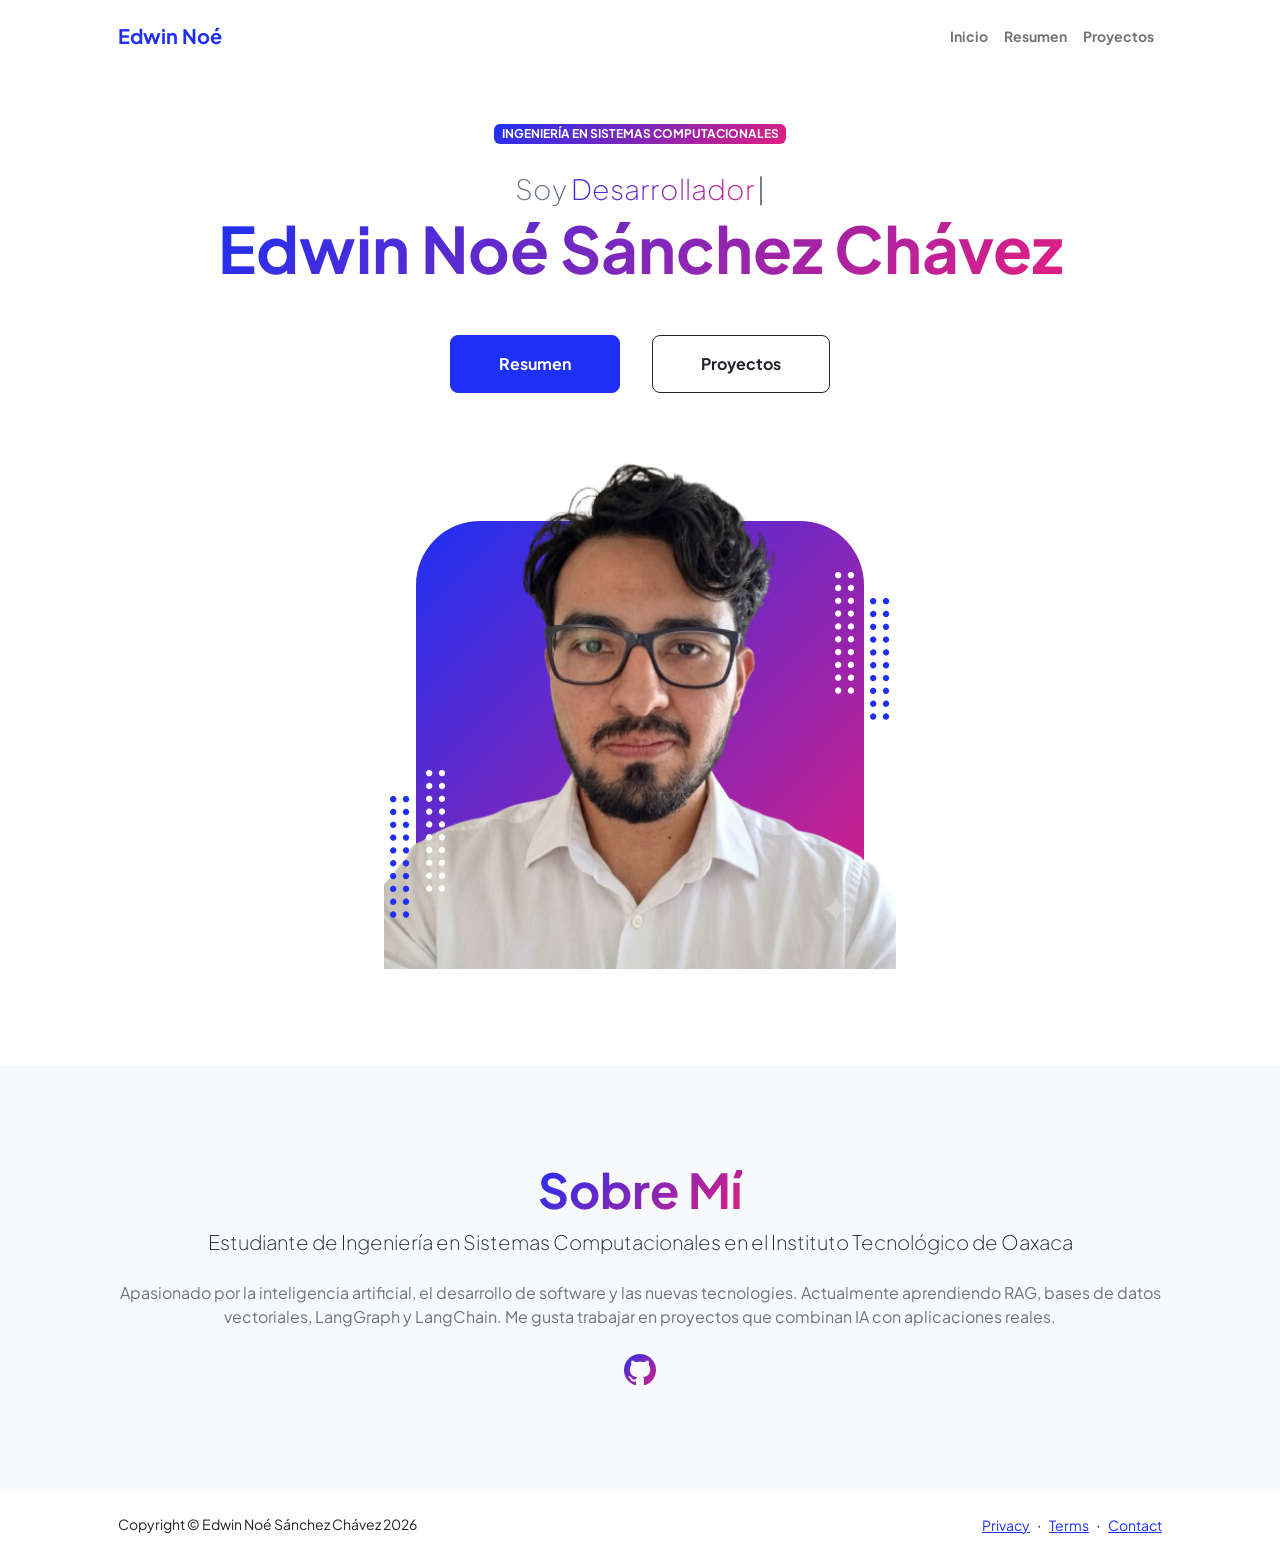
<file: index.html>
<!DOCTYPE html>
<html lang="en">
    <head>
        <meta charset="utf-8" />
        <meta name="viewport" content="width=device-width, initial-scale=1, shrink-to-fit=no" />
        <meta name="description" content="Portafolio personal de Edwin Noé Sánchez Chávez - Estudiante de Ingeniería en Sistemas Computacionales" />
        <meta name="author" content="Edwin Noé Sánchez Chávez" />
        <title>Edwin Noé Sánchez Chávez | Portafolio</title>
        <!-- Favicon-->
        <link rel="icon" type="image/x-icon" href="img/favicon.ico" />
        <!-- Custom Google font-->
        <link rel="preconnect" href="https://fonts.googleapis.com" />
        <link rel="preconnect" href="https://fonts.gstatic.com" crossorigin />
        <link href="https://fonts.googleapis.com/css2?family=Plus+Jakarta+Sans:wght@100;200;300;400;500;600;700;800;900&amp;display=swap" rel="stylesheet" />
        <!-- Bootstrap icons-->
        <link href="https://cdn.jsdelivr.net/npm/bootstrap-icons@1.8.1/font/bootstrap-icons.css" rel="stylesheet" />
        <!-- Core theme CSS (includes Bootstrap)-->
        <link href="css/portafolio.css" rel="stylesheet" />
    </head>
    <body class="d-flex flex-column h-100">
        <main class="flex-shrink-0">
            <!-- Navigation-->
            <nav class="navbar navbar-expand-lg navbar-light bg-white py-3">
                <div class="container px-5">
                    <a class="navbar-brand" href="index.html"><span class="fw-bolder text-primary">Edwin Noé</span></a>
                    <button class="navbar-toggler" type="button" data-bs-toggle="collapse" data-bs-target="#navbarSupportedContent" aria-controls="navbarSupportedContent" aria-expanded="false" aria-label="Toggle navigation"><span class="navbar-toggler-icon"></span></button>
                    <div class="collapse navbar-collapse" id="navbarSupportedContent">
                        <ul class="navbar-nav ms-auto mb-2 mb-lg-0 small fw-bolder">
                            <li class="nav-item"><a class="nav-link" href="index.html">Inicio</a></li>
                            <li class="nav-item"><a class="nav-link" href="resume.html">Resumen</a></li>
                            <li class="nav-item"><a class="nav-link" href="projects.html">Proyectos</a></li>
                        </ul>
                    </div>
                </div>
            </nav>
            <!-- Header-->
            <header class="py-5">
                <div class="container px-5 pb-5">
                    <div class="row gx-5 align-items-center">
                        <div class="col-xxl-5">
                            <!-- Header text content-->
                            <div class="text-center text-xxl-start">
                                <div class="badge bg-gradient-primary-to-secondary text-white mb-4"><div class="text-uppercase">Ingeniería en Sistemas Computacionales</div></div>
                                <div class="fs-3 fw-light text-muted">Soy <span class="text-gradient" id="typing-text"></span><span class="typing-cursor">|</span></div>
                                <h1 class="display-3 fw-bolder mb-5"><span class="text-gradient d-inline">Edwin Noé Sánchez Chávez</span></h1>
                                <div class="d-grid gap-3 d-sm-flex justify-content-sm-center justify-content-xxl-start mb-3">
                                    <a class="btn btn-primary btn-lg px-5 py-3 me-sm-3 fs-6 fw-bolder" href="resume.html">Resumen</a>
                                    <a class="btn btn-outline-dark btn-lg px-5 py-3 fs-6 fw-bolder" href="projects.html">Proyectos</a>
                                </div>
                            </div>
                        </div>
                        <div class="col-xxl-7">
                            <!-- Header profile picture-->
                            <div class="d-flex justify-content-center mt-5 mt-xxl-0">
                                <div class="profile bg-gradient-primary-to-secondary">
                                    <!-- TIP: For best results, use a photo with a transparent background like the demo example below-->
                                    <!-- Watch a tutorial on how to do this on YouTube (link)-->
                                    <img class="profile-img" src="img/profile.png" alt="..." />
                                    <div class="dots-1">
                                        <!-- SVG Dots-->
                                        <svg version="1.1" xmlns="http://www.w3.org/2000/svg" xmlns:xlink="http://www.w3.org/1999/xlink" x="0px" y="0px" viewBox="0 0 191.6 1215.4" style="enable-background: new 0 0 191.6 1215.4" xml:space="preserve">
                                            <g transform="translate(0.000000,1280.000000) scale(0.100000,-0.100000)">
                                                <path d="M227.7,12788.6c-105-35-200-141-222-248c-43-206,163-412,369-369c155,32,275,190,260,339c-11,105-90,213-190,262        C383.7,12801.6,289.7,12808.6,227.7,12788.6z"></path>
                                                <path d="M1507.7,12788.6c-151-50-253-216-222-362c25-119,136-230,254-255c194-41,395,142,375,339c-11,105-90,213-190,262        C1663.7,12801.6,1569.7,12808.6,1507.7,12788.6z"></path>
                                                <path d="M227.7,11508.6c-105-35-200-141-222-248c-43-206,163-412,369-369c155,32,275,190,260,339c-11,105-90,213-190,262        C383.7,11521.6,289.7,11528.6,227.7,11508.6z"></path>
                                                <path d="M1507.7,11508.6c-151-50-253-216-222-362c25-119,136-230,254-255c194-41,395,142,375,339c-11,105-90,213-190,262        C1663.7,11521.6,1569.7,11528.6,1507.7,11508.6z"></path>
                                                <path d="M227.7,10228.6c-105-35-200-141-222-248c-43-206,163-412,369-369c155,32,275,190,260,339c-11,105-90,213-190,262        C383.7,10241.6,289.7,10248.6,227.7,10228.6z"></path>
                                                <path d="M1507.7,10228.6c-105-35-200-141-222-248c-43-206,163-412,369-369c155,32,275,190,260,339c-11,105-90,213-190,262        C1663.7,10241.6,1569.7,10248.6,1507.7,10228.6z"></path>
                                                <path d="M227.7,8948.6c-105-35-200-141-222-248c-43-206,163-412,369-369c155,32,275,190,260,339c-11,105-90,213-190,262        C383.7,8961.6,289.7,8968.6,227.7,8948.6z"></path>
                                                <path d="M1507.7,8948.6c-105-35-200-141-222-248c-43-206,163-412,369-369c155,32,275,190,260,339c-11,105-90,213-190,262        C1663.7,8961.6,1569.7,8968.6,1507.7,8948.6z"></path>
                                                <path d="M227.7,7668.6c-105-35-200-141-222-248c-43-206,163-412,369-369c155,32,275,190,260,339c-11,105-90,213-190,262        C383.7,7681.6,289.7,7688.6,227.7,7668.6z"></path>
                                                <path d="M1507.7,7668.6c-105-35-200-141-222-248c-43-206,163-412,369-369c155,32,275,190,260,339c-11,105-90,213-190,262        C1663.7,7681.6,1569.7,7688.6,1507.7,7668.6z"></path>
                                                <path d="M227.7,6388.6c-105-35-200-141-222-248c-43-206,163-412,369-369c155,32,275,190,260,339c-11,105-90,213-190,262        C383.7,6401.6,289.7,6408.6,227.7,6388.6z"></path>
                                                <path d="M1507.7,6388.6c-105-35-200-141-222-248c-43-206,163-412,369-369c155,32,275,190,260,339c-11,105-90,213-190,262        C1663.7,6401.6,1569.7,6408.6,1507.7,6388.6z"></path>
                                                <path d="M227.7,5108.6c-105-35-200-141-222-248c-43-206,163-412,369-369c155,32,275,190,260,339c-11,105-90,213-190,262        C383.7,5121.6,289.7,5128.6,227.7,5108.6z"></path>
                                                <path d="M1507.7,5108.6c-105-35-200-141-222-248c-43-206,163-412,369-369c155,32,275,190,260,339c-11,105-90,213-190,262        C1663.7,5121.6,1569.7,5128.6,1507.7,5108.6z"></path>
                                                <path d="M227.7,3828.6c-105-35-200-141-222-248c-43-206,163-412,369-369c155,32,275,190,260,339c-11,105-90,213-190,262        C383.7,3841.6,289.7,3848.6,227.7,3828.6z"></path>
                                                <path d="M1507.7,3828.6c-105-35-200-141-222-248c-43-206,163-412,369-369c155,32,275,190,260,339c-11,105-90,213-190,262        C1663.7,3841.6,1569.7,3848.6,1507.7,3828.6z"></path>
                                                <path d="M227.7,2548.6c-105-35-200-141-222-248c-43-206,163-412,369-369c155,32,275,190,260,339c-11,105-90,213-190,262        C383.7,2561.6,289.7,2568.6,227.7,2548.6z"></path>
                                                <path d="M1507.7,2548.6c-105-35-200-141-222-248c-43-206,163-412,369-369c155,32,275,190,260,339c-11,105-90,213-190,262        C1663.7,2561.6,1569.7,2568.6,1507.7,2548.6z"></path>
                                                <path d="M227.7,1268.6c-105-35-200-141-222-248c-43-206,163-412,369-369c155,32,275,190,260,339c-11,105-90,213-190,262        C383.7,1281.6,289.7,1288.6,227.7,1268.6z"></path>
                                                <path d="M1507.7,1268.6c-105-35-200-141-222-248c-43-206,163-412,369-369c155,32,275,190,260,339c-11,105-90,213-190,262        C1663.7,1281.6,1569.7,1288.6,1507.7,1268.6z"></path>
                                            </g>
                                        </svg>
                                        <!-- END of SVG dots-->
                                    </div>
                                    <div class="dots-2">
                                        <!-- SVG Dots-->
                                        <svg version="1.1" xmlns="http://www.w3.org/2000/svg" xmlns:xlink="http://www.w3.org/1999/xlink" x="0px" y="0px" viewBox="0 0 191.6 1215.4" style="enable-background: new 0 0 191.6 1215.4" xml:space="preserve">
                                            <g transform="translate(0.000000,1280.000000) scale(0.100000,-0.100000)">
                                                <path d="M227.7,12788.6c-105-35-200-141-222-248c-43-206,163-412,369-369c155,32,275,190,260,339c-11,105-90,213-190,262        C383.7,12801.6,289.7,12808.6,227.7,12788.6z"></path>
                                                <path d="M1507.7,12788.6c-151-50-253-216-222-362c25-119,136-230,254-255c194-41,395,142,375,339c-11,105-90,213-190,262        C1663.7,12801.6,1569.7,12808.6,1507.7,12788.6z"></path>
                                                <path d="M227.7,11508.6c-105-35-200-141-222-248c-43-206,163-412,369-369c155,32,275,190,260,339c-11,105-90,213-190,262        C383.7,11521.6,289.7,11528.6,227.7,11508.6z"></path>
                                                <path d="M1507.7,11508.6c-151-50-253-216-222-362c25-119,136-230,254-255c194-41,395,142,375,339c-11,105-90,213-190,262        C1663.7,11521.6,1569.7,11528.6,1507.7,11508.6z"></path>
                                                <path d="M227.7,10228.6c-105-35-200-141-222-248c-43-206,163-412,369-369c155,32,275,190,260,339c-11,105-90,213-190,262        C383.7,10241.6,289.7,10248.6,227.7,10228.6z"></path>
                                                <path d="M1507.7,10228.6c-105-35-200-141-222-248c-43-206,163-412,369-369c155,32,275,190,260,339c-11,105-90,213-190,262        C1663.7,10241.6,1569.7,10248.6,1507.7,10228.6z"></path>
                                                <path d="M227.7,8948.6c-105-35-200-141-222-248c-43-206,163-412,369-369c155,32,275,190,260,339c-11,105-90,213-190,262        C383.7,8961.6,289.7,8968.6,227.7,8948.6z"></path>
                                                <path d="M1507.7,8948.6c-105-35-200-141-222-248c-43-206,163-412,369-369c155,32,275,190,260,339c-11,105-90,213-190,262        C1663.7,8961.6,1569.7,8968.6,1507.7,8948.6z"></path>
                                                <path d="M227.7,7668.6c-105-35-200-141-222-248c-43-206,163-412,369-369c155,32,275,190,260,339c-11,105-90,213-190,262        C383.7,7681.6,289.7,7688.6,227.7,7668.6z"></path>
                                                <path d="M1507.7,7668.6c-105-35-200-141-222-248c-43-206,163-412,369-369c155,32,275,190,260,339c-11,105-90,213-190,262        C1663.7,7681.6,1569.7,7688.6,1507.7,7668.6z"></path>
                                                <path d="M227.7,6388.6c-105-35-200-141-222-248c-43-206,163-412,369-369c155,32,275,190,260,339c-11,105-90,213-190,262        C383.7,6401.6,289.7,6408.6,227.7,6388.6z"></path>
                                                <path d="M1507.7,6388.6c-105-35-200-141-222-248c-43-206,163-412,369-369c155,32,275,190,260,339c-11,105-90,213-190,262        C1663.7,6401.6,1569.7,6408.6,1507.7,6388.6z"></path>
                                                <path d="M227.7,5108.6c-105-35-200-141-222-248c-43-206,163-412,369-369c155,32,275,190,260,339c-11,105-90,213-190,262        C383.7,5121.6,289.7,5128.6,227.7,5108.6z"></path>
                                                <path d="M1507.7,5108.6c-105-35-200-141-222-248c-43-206,163-412,369-369c155,32,275,190,260,339c-11,105-90,213-190,262        C1663.7,5121.6,1569.7,5128.6,1507.7,5108.6z"></path>
                                                <path d="M227.7,3828.6c-105-35-200-141-222-248c-43-206,163-412,369-369c155,32,275,190,260,339c-11,105-90,213-190,262        C383.7,3841.6,289.7,3848.6,227.7,3828.6z"></path>
                                                <path d="M1507.7,3828.6c-105-35-200-141-222-248c-43-206,163-412,369-369c155,32,275,190,260,339c-11,105-90,213-190,262        C1663.7,3841.6,1569.7,3848.6,1507.7,3828.6z"></path>
                                                <path d="M227.7,2548.6c-105-35-200-141-222-248c-43-206,163-412,369-369c155,32,275,190,260,339c-11,105-90,213-190,262        C383.7,2561.6,289.7,2568.6,227.7,2548.6z"></path>
                                                <path d="M1507.7,2548.6c-105-35-200-141-222-248c-43-206,163-412,369-369c155,32,275,190,260,339c-11,105-90,213-190,262        C1663.7,2561.6,1569.7,2568.6,1507.7,2548.6z"></path>
                                                <path d="M227.7,1268.6c-105-35-200-141-222-248c-43-206,163-412,369-369c155,32,275,190,260,339c-11,105-90,213-190,262        C383.7,1281.6,289.7,1288.6,227.7,1268.6z"></path>
                                                <path d="M1507.7,1268.6c-105-35-200-141-222-248c-43-206,163-412,369-369c155,32,275,190,260,339c-11,105-90,213-190,262        C1663.7,1281.6,1569.7,1288.6,1507.7,1268.6z"></path>
                                            </g>
                                        </svg>
                                        <!-- END of SVG dots-->
                                    </div>
                                    <div class="dots-3">
                                        <!-- SVG Dots-->
                                        <svg version="1.1" xmlns="http://www.w3.org/2000/svg" xmlns:xlink="http://www.w3.org/1999/xlink" x="0px" y="0px" viewBox="0 0 191.6 1215.4" style="enable-background: new 0 0 191.6 1215.4" xml:space="preserve">
                                            <g transform="translate(0.000000,1280.000000) scale(0.100000,-0.100000)">
                                                <path d="M227.7,12788.6c-105-35-200-141-222-248c-43-206,163-412,369-369c155,32,275,190,260,339c-11,105-90,213-190,262        C383.7,12801.6,289.7,12808.6,227.7,12788.6z"></path>
                                                <path d="M1507.7,12788.6c-151-50-253-216-222-362c25-119,136-230,254-255c194-41,395,142,375,339c-11,105-90,213-190,262        C1663.7,12801.6,1569.7,12808.6,1507.7,12788.6z"></path>
                                                <path d="M227.7,11508.6c-105-35-200-141-222-248c-43-206,163-412,369-369c155,32,275,190,260,339c-11,105-90,213-190,262        C383.7,11521.6,289.7,11528.6,227.7,11508.6z"></path>
                                                <path d="M1507.7,11508.6c-151-50-253-216-222-362c25-119,136-230,254-255c194-41,395,142,375,339c-11,105-90,213-190,262        C1663.7,11521.6,1569.7,11528.6,1507.7,11508.6z"></path>
                                                <path d="M227.7,10228.6c-105-35-200-141-222-248c-43-206,163-412,369-369c155,32,275,190,260,339c-11,105-90,213-190,262        C383.7,10241.6,289.7,10248.6,227.7,10228.6z"></path>
                                                <path d="M1507.7,10228.6c-105-35-200-141-222-248c-43-206,163-412,369-369c155,32,275,190,260,339c-11,105-90,213-190,262        C1663.7,10241.6,1569.7,10248.6,1507.7,10228.6z"></path>
                                                <path d="M227.7,8948.6c-105-35-200-141-222-248c-43-206,163-412,369-369c155,32,275,190,260,339c-11,105-90,213-190,262        C383.7,8961.6,289.7,8968.6,227.7,8948.6z"></path>
                                                <path d="M1507.7,8948.6c-105-35-200-141-222-248c-43-206,163-412,369-369c155,32,275,190,260,339c-11,105-90,213-190,262        C1663.7,8961.6,1569.7,8968.6,1507.7,8948.6z"></path>
                                                <path d="M227.7,7668.6c-105-35-200-141-222-248c-43-206,163-412,369-369c155,32,275,190,260,339c-11,105-90,213-190,262        C383.7,7681.6,289.7,7688.6,227.7,7668.6z"></path>
                                                <path d="M1507.7,7668.6c-105-35-200-141-222-248c-43-206,163-412,369-369c155,32,275,190,260,339c-11,105-90,213-190,262        C1663.7,7681.6,1569.7,7688.6,1507.7,7668.6z"></path>
                                                <path d="M227.7,6388.6c-105-35-200-141-222-248c-43-206,163-412,369-369c155,32,275,190,260,339c-11,105-90,213-190,262        C383.7,6401.6,289.7,6408.6,227.7,6388.6z"></path>
                                                <path d="M1507.7,6388.6c-105-35-200-141-222-248c-43-206,163-412,369-369c155,32,275,190,260,339c-11,105-90,213-190,262        C1663.7,6401.6,1569.7,6408.6,1507.7,6388.6z"></path>
                                                <path d="M227.7,5108.6c-105-35-200-141-222-248c-43-206,163-412,369-369c155,32,275,190,260,339c-11,105-90,213-190,262        C383.7,5121.6,289.7,5128.6,227.7,5108.6z"></path>
                                                <path d="M1507.7,5108.6c-105-35-200-141-222-248c-43-206,163-412,369-369c155,32,275,190,260,339c-11,105-90,213-190,262        C1663.7,5121.6,1569.7,5128.6,1507.7,5108.6z"></path>
                                                <path d="M227.7,3828.6c-105-35-200-141-222-248c-43-206,163-412,369-369c155,32,275,190,260,339c-11,105-90,213-190,262        C383.7,3841.6,289.7,3848.6,227.7,3828.6z"></path>
                                                <path d="M1507.7,3828.6c-105-35-200-141-222-248c-43-206,163-412,369-369c155,32,275,190,260,339c-11,105-90,213-190,262        C1663.7,3841.6,1569.7,3848.6,1507.7,3828.6z"></path>
                                                <path d="M227.7,2548.6c-105-35-200-141-222-248c-43-206,163-412,369-369c155,32,275,190,260,339c-11,105-90,213-190,262        C383.7,2561.6,289.7,2568.6,227.7,2548.6z"></path>
                                                <path d="M1507.7,2548.6c-105-35-200-141-222-248c-43-206,163-412,369-369c155,32,275,190,260,339c-11,105-90,213-190,262        C1663.7,2561.6,1569.7,2568.6,1507.7,2548.6z"></path>
                                                <path d="M227.7,1268.6c-105-35-200-141-222-248c-43-206,163-412,369-369c155,32,275,190,260,339c-11,105-90,213-190,262        C383.7,1281.6,289.7,1288.6,227.7,1268.6z"></path>
                                                <path d="M1507.7,1268.6c-105-35-200-141-222-248c-43-206,163-412,369-369c155,32,275,190,260,339c-11,105-90,213-190,262        C1663.7,1281.6,1569.7,1288.6,1507.7,1268.6z"></path>
                                            </g>
                                        </svg>
                                        <!-- END of SVG dots-->
                                    </div>
                                    <div class="dots-4">
                                        <!-- SVG Dots-->
                                        <svg version="1.1" xmlns="http://www.w3.org/2000/svg" xmlns:xlink="http://www.w3.org/1999/xlink" x="0px" y="0px" viewBox="0 0 191.6 1215.4" style="enable-background: new 0 0 191.6 1215.4" xml:space="preserve">
                                            <g transform="translate(0.000000,1280.000000) scale(0.100000,-0.100000)">
                                                <path d="M227.7,12788.6c-105-35-200-141-222-248c-43-206,163-412,369-369c155,32,275,190,260,339c-11,105-90,213-190,262        C383.7,12801.6,289.7,12808.6,227.7,12788.6z"></path>
                                                <path d="M1507.7,12788.6c-151-50-253-216-222-362c25-119,136-230,254-255c194-41,395,142,375,339c-11,105-90,213-190,262        C1663.7,12801.6,1569.7,12808.6,1507.7,12788.6z"></path>
                                                <path d="M227.7,11508.6c-105-35-200-141-222-248c-43-206,163-412,369-369c155,32,275,190,260,339c-11,105-90,213-190,262        C383.7,11521.6,289.7,11528.6,227.7,11508.6z"></path>
                                                <path d="M1507.7,11508.6c-151-50-253-216-222-362c25-119,136-230,254-255c194-41,395,142,375,339c-11,105-90,213-190,262        C1663.7,11521.6,1569.7,11528.6,1507.7,11508.6z"></path>
                                                <path d="M227.7,10228.6c-105-35-200-141-222-248c-43-206,163-412,369-369c155,32,275,190,260,339c-11,105-90,213-190,262        C383.7,10241.6,289.7,10248.6,227.7,10228.6z"></path>
                                                <path d="M1507.7,10228.6c-105-35-200-141-222-248c-43-206,163-412,369-369c155,32,275,190,260,339c-11,105-90,213-190,262        C1663.7,10241.6,1569.7,10248.6,1507.7,10228.6z"></path>
                                                <path d="M227.7,8948.6c-105-35-200-141-222-248c-43-206,163-412,369-369c155,32,275,190,260,339c-11,105-90,213-190,262        C383.7,8961.6,289.7,8968.6,227.7,8948.6z"></path>
                                                <path d="M1507.7,8948.6c-105-35-200-141-222-248c-43-206,163-412,369-369c155,32,275,190,260,339c-11,105-90,213-190,262        C1663.7,8961.6,1569.7,8968.6,1507.7,8948.6z"></path>
                                                <path d="M227.7,7668.6c-105-35-200-141-222-248c-43-206,163-412,369-369c155,32,275,190,260,339c-11,105-90,213-190,262        C383.7,7681.6,289.7,7688.6,227.7,7668.6z"></path>
                                                <path d="M1507.7,7668.6c-105-35-200-141-222-248c-43-206,163-412,369-369c155,32,275,190,260,339c-11,105-90,213-190,262        C1663.7,7681.6,1569.7,7688.6,1507.7,7668.6z"></path>
                                                <path d="M227.7,6388.6c-105-35-200-141-222-248c-43-206,163-412,369-369c155,32,275,190,260,339c-11,105-90,213-190,262        C383.7,6401.6,289.7,6408.6,227.7,6388.6z"></path>
                                                <path d="M1507.7,6388.6c-105-35-200-141-222-248c-43-206,163-412,369-369c155,32,275,190,260,339c-11,105-90,213-190,262        C1663.7,6401.6,1569.7,6408.6,1507.7,6388.6z"></path>
                                                <path d="M227.7,5108.6c-105-35-200-141-222-248c-43-206,163-412,369-369c155,32,275,190,260,339c-11,105-90,213-190,262        C383.7,5121.6,289.7,5128.6,227.7,5108.6z"></path>
                                                <path d="M1507.7,5108.6c-105-35-200-141-222-248c-43-206,163-412,369-369c155,32,275,190,260,339c-11,105-90,213-190,262        C1663.7,5121.6,1569.7,5128.6,1507.7,5108.6z"></path>
                                                <path d="M227.7,3828.6c-105-35-200-141-222-248c-43-206,163-412,369-369c155,32,275,190,260,339c-11,105-90,213-190,262        C383.7,3841.6,289.7,3848.6,227.7,3828.6z"></path>
                                                <path d="M1507.7,3828.6c-105-35-200-141-222-248c-43-206,163-412,369-369c155,32,275,190,260,339c-11,105-90,213-190,262        C1663.7,3841.6,1569.7,3848.6,1507.7,3828.6z"></path>
                                                <path d="M227.7,2548.6c-105-35-200-141-222-248c-43-206,163-412,369-369c155,32,275,190,260,339c-11,105-90,213-190,262        C383.7,2561.6,289.7,2568.6,227.7,2548.6z"></path>
                                                <path d="M1507.7,2548.6c-105-35-200-141-222-248c-43-206,163-412,369-369c155,32,275,190,260,339c-11,105-90,213-190,262        C1663.7,2561.6,1569.7,2568.6,1507.7,2548.6z"></path>
                                                <path d="M227.7,1268.6c-105-35-200-141-222-248c-43-206,163-412,369-369c155,32,275,190,260,339c-11,105-90,213-190,262        C383.7,1281.6,289.7,1288.6,227.7,1268.6z"></path>
                                                <path d="M1507.7,1268.6c-105-35-200-141-222-248c-43-206,163-412,369-369c155,32,275,190,260,339c-11,105-90,213-190,262        C1663.7,1281.6,1569.7,1288.6,1507.7,1268.6z"></path>
                                            </g>
                                        </svg>
                                        <!-- END of SVG dots-->
                                    </div>
                                </div>
                            </div>
                        </div>
                    </div>
                </div>
            </header>
            <!-- About Section-->
            <section class="bg-light py-5">
                <div class="container px-5">
                    <div class="row gx-5 justify-content-center">
                        <div class="col-xxl-8">
                            <div class="text-center my-5">
                                <h2 class="display-5 fw-bolder"><span class="text-gradient d-inline">Sobre Mí</span></h2>
                                <p class="lead fw-light mb-4">Estudiante de Ingeniería en Sistemas Computacionales en el Instituto Tecnológico de Oaxaca</p>
                                <p class="text-muted">Apasionado por la inteligencia artificial, el desarrollo de software y las nuevas tecnologies. Actualmente aprendiendo RAG, bases de datos vectoriales, LangGraph y LangChain. Me gusta trabajar en proyectos que combinan IA con aplicaciones reales.</p>
                                <div class="d-flex justify-content-center fs-2 gap-4">
                                    <a class="text-gradient" href="https://github.com/noeEdwin" target="_blank"><i class="bi bi-github"></i></a>
                                </div>
                            </div>
                        </div>
                    </div>
                </div>
            </section>
        </main>
        <!-- Footer-->
        <footer class="bg-white py-4 mt-auto">
            <div class="container px-5">
                <div class="row align-items-center justify-content-between flex-column flex-sm-row">
                    <div class="col-auto"><div class="small m-0">Copyright &copy; Edwin Noé Sánchez Chávez 2026</div></div>
                    <div class="col-auto">
                        <a class="small" href="#!">Privacy</a>
                        <span class="mx-1">&middot;</span>
                        <a class="small" href="#!">Terms</a>
                        <span class="mx-1">&middot;</span>
                        <a class="small" href="#!">Contact</a>
                    </div>
                </div>
            </div>
        </footer>
        <!-- Bootstrap core JS-->
        <script src="https://cdn.jsdelivr.net/npm/bootstrap@5.2.3/dist/js/bootstrap.bundle.min.js"></script>
        <!-- Core theme JS-->
        <script src="js/portafolio.js"></script>
    </body>
</html>
</file>
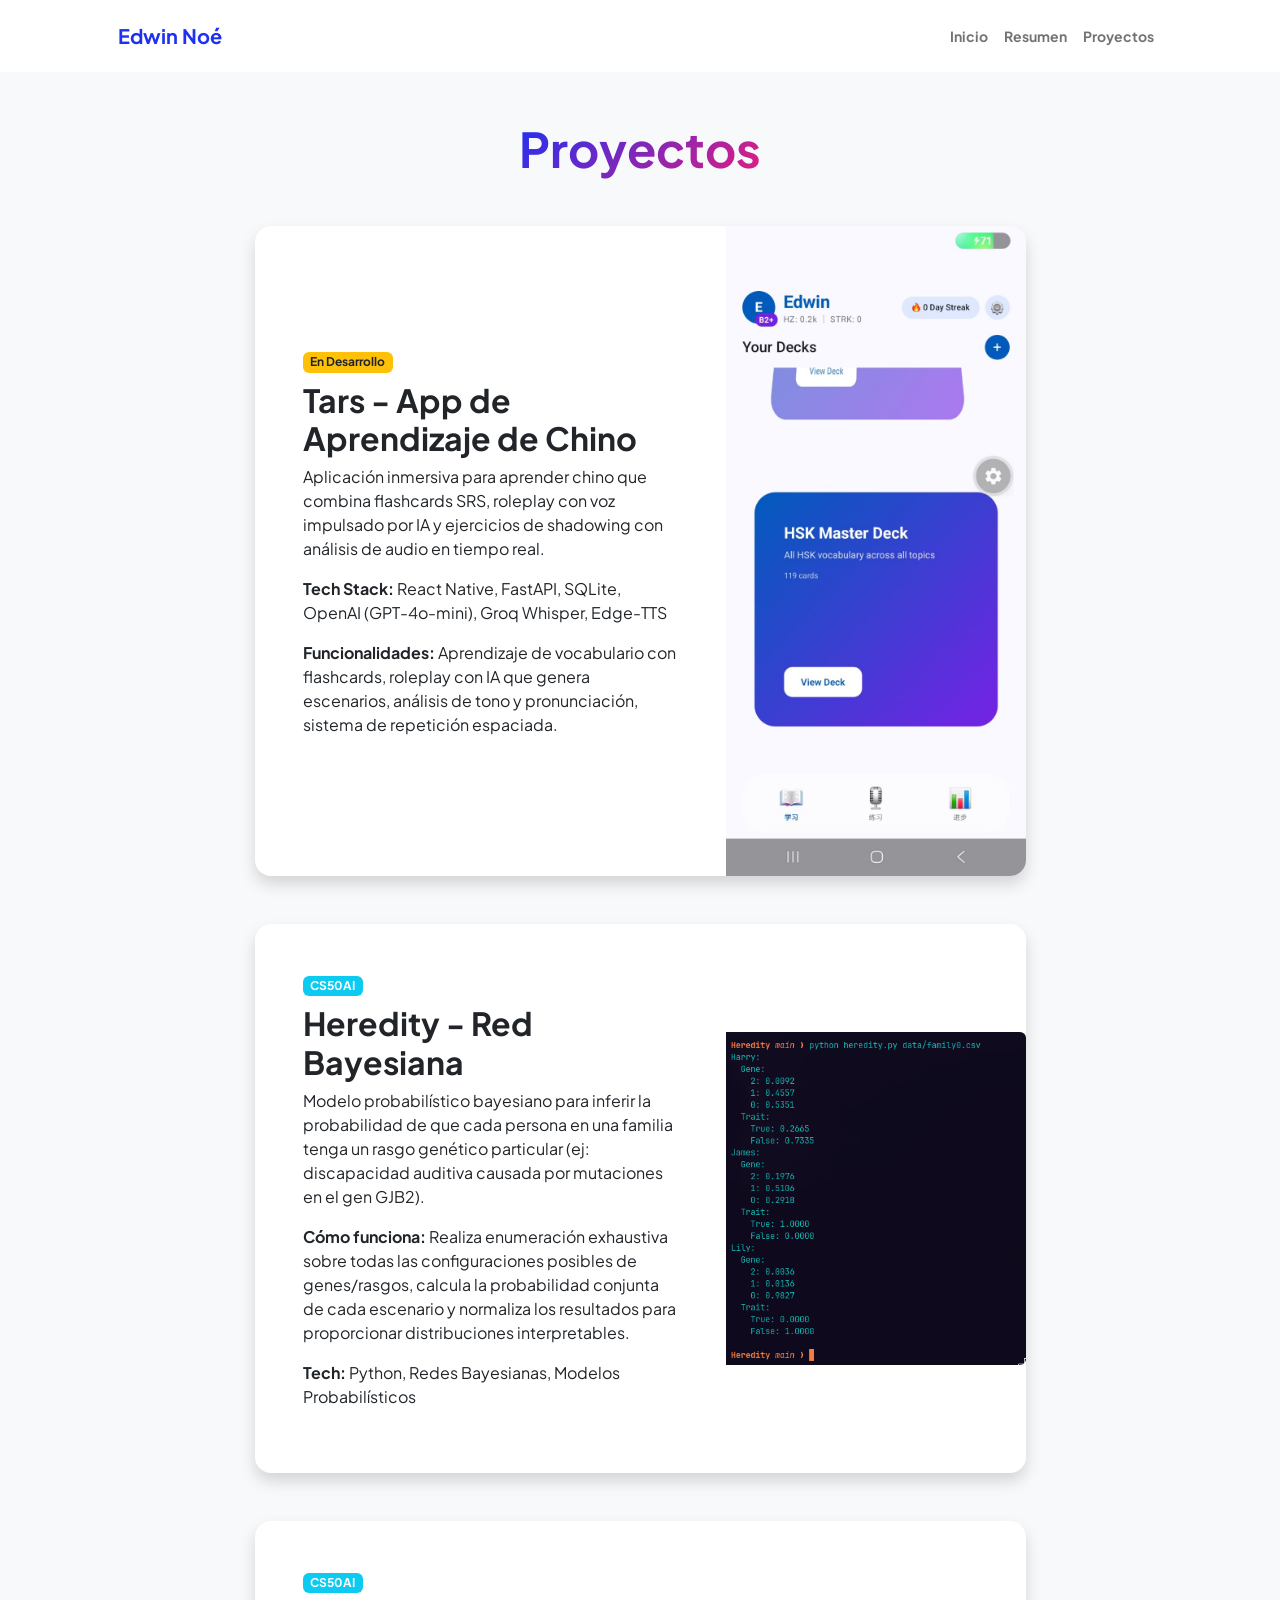
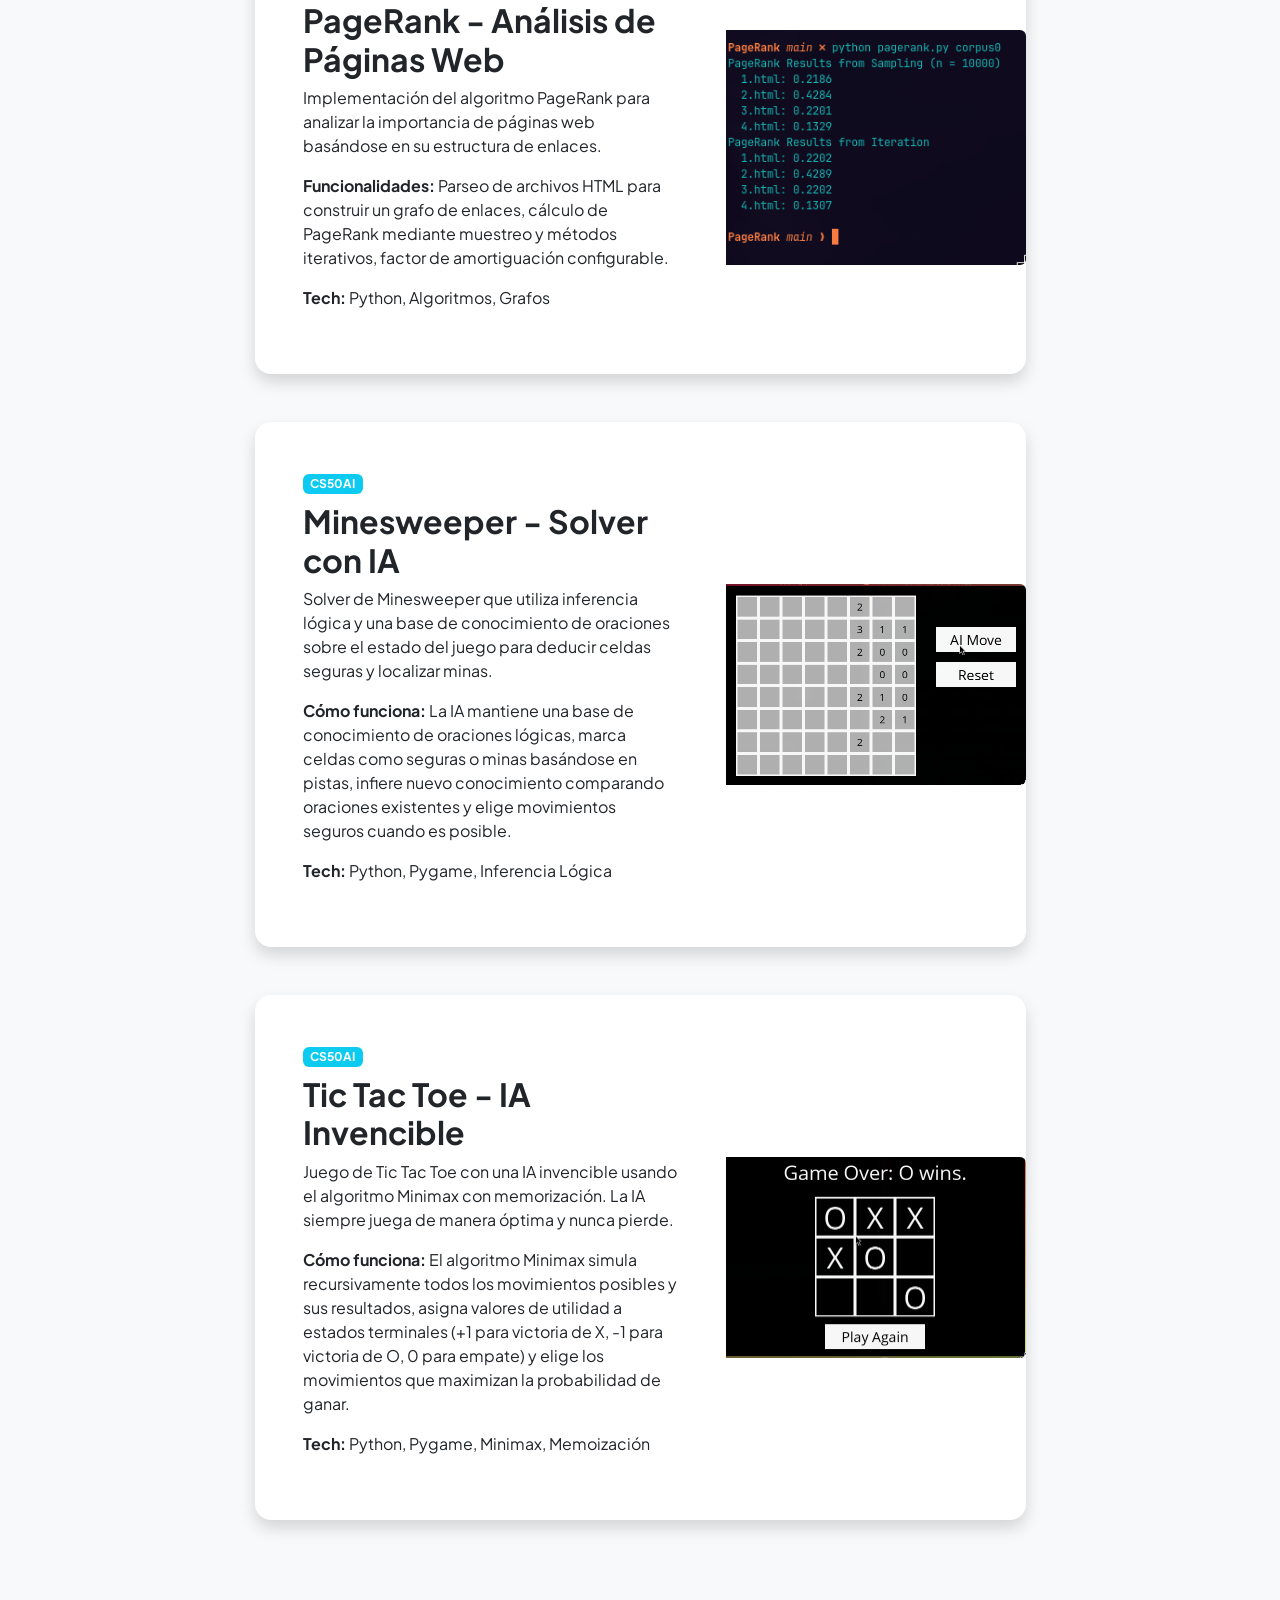
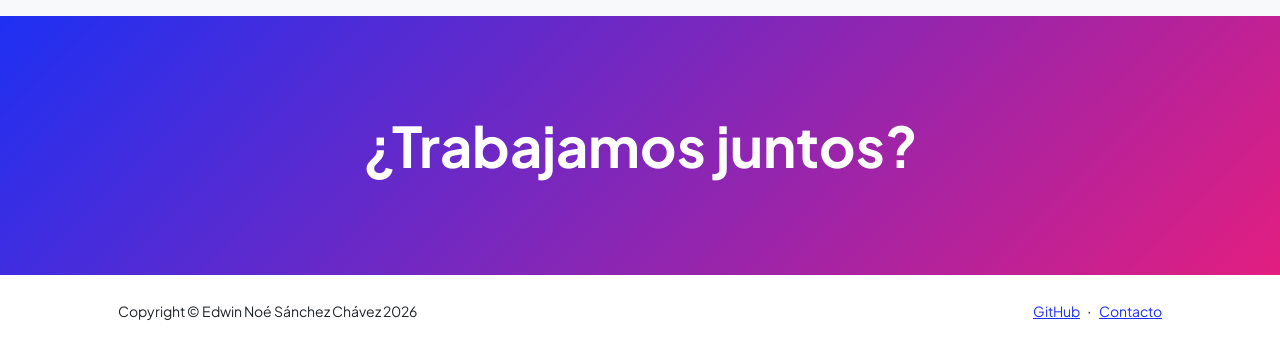
<file: projects.html>
<!DOCTYPE html>
<html lang="es">
    <head>
        <meta charset="utf-8" />
        <meta name="viewport" content="width=device-width, initial-scale=1, shrink-to-fit=no" />
        <meta name="description" content="Proyectos desarrollados por Edwin Noé Sánchez Chávez" />
        <meta name="author" content="Edwin Noé Sánchez Chávez" />
        <title>Edwin Noé | Proyectos</title>
        <!-- Favicon-->
        <link rel="icon" type="image/x-icon" href="img/favicon.ico" />
        <!-- Custom Google font-->
        <link rel="preconnect" href="https://fonts.googleapis.com" />
        <link rel="preconnect" href="https://fonts.gstatic.com" crossorigin />
        <link href="https://fonts.googleapis.com/css2?family=Plus+Jakarta+Sans:wght@100;200;300;400;500;600;700;800;900&amp;display=swap" rel="stylesheet" />
        <!-- Bootstrap icons-->
        <link href="https://cdn.jsdelivr.net/npm/bootstrap-icons@1.8.1/font/bootstrap-icons.css" rel="stylesheet" />
        <!-- Core theme CSS (includes Bootstrap)-->
        <link href="css/portafolio.css" rel="stylesheet" />
    </head>
    <body class="d-flex flex-column h-100 bg-light">
        <main class="flex-shrink-0">
            <!-- Navigation-->
            <nav class="navbar navbar-expand-lg navbar-light bg-white py-3">
                <div class="container px-5">
                    <a class="navbar-brand" href="index.html"><span class="fw-bolder text-primary">Edwin Noé</span></a>
                    <button class="navbar-toggler" type="button" data-bs-toggle="collapse" data-bs-target="#navbarSupportedContent" aria-controls="navbarSupportedContent" aria-expanded="false" aria-label="Toggle navigation"><span class="navbar-toggler-icon"></span></button>
                    <div class="collapse navbar-collapse" id="navbarSupportedContent">
                        <ul class="navbar-nav ms-auto mb-2 mb-lg-0 small fw-bolder">
                            <li class="nav-item"><a class="nav-link" href="index.html">Inicio</a></li>
                            <li class="nav-item"><a class="nav-link" href="resume.html">Resumen</a></li>
                            <li class="nav-item"><a class="nav-link" href="projects.html">Proyectos</a></li>
                        </ul>
                    </div>
                </div>
            </nav>
            <!-- Projects Section-->
            <section class="py-5">
                <div class="container px-5 mb-5">
                    <div class="text-center mb-5">
                        <h1 class="display-5 fw-bolder mb-0"><span class="text-gradient d-inline">Proyectos</span></h1>
                    </div>
                    <div class="row gx-5 justify-content-center">
                        <div class="col-lg-11 col-xl-9 col-xxl-8">
                            <!-- Project Card 1: Tars -->
                            <div class="card overflow-hidden shadow rounded-4 border-0 mb-5">
                                <div class="card-body p-0">
                                    <div class="d-flex flex-column flex-md-row align-items-center">
                                        <div class="p-5 flex-grow-1">
                                            <div class="badge bg-warning text-dark mb-2">En Desarrollo</div>
                                            <h2 class="fw-bolder">Tars - App de Aprendizaje de Chino</h2>
                                            <p>Aplicación inmersiva para aprender chino que combina flashcards SRS, roleplay con voz impulsado por IA y ejercicios de shadowing con análisis de audio en tiempo real.</p>
                                            <p><strong>Tech Stack:</strong> React Native, FastAPI, SQLite, OpenAI (GPT-4o-mini), Groq Whisper, Edge-TTS</p>
                                            <p><strong>Funcionalidades:</strong> Aprendizaje de vocabulario con flashcards, roleplay con IA que genera escenarios, análisis de tono y pronunciación, sistema de repetición espaciada.</p>
                                        </div>
                                        <img class="img-fluid rounded-end" src="img/Tars.jpeg" alt="Tars - App de Aprendizaje de Chino" style="max-width: 300px; width: 100%; object-fit: cover;">
                                    </div>
                                </div>
                            </div>
                            <!-- Project Card 2: Heredity -->
                            <div class="card overflow-hidden shadow rounded-4 border-0 mb-5">
                                <div class="card-body p-0">
                                    <div class="d-flex flex-column flex-md-row align-items-center">
                                        <div class="p-5 flex-grow-1">
                                            <div class="badge bg-info text-white mb-2">CS50AI</div>
                                            <h2 class="fw-bolder">Heredity - Red Bayesiana</h2>
                                            <p>Modelo probabilístico bayesiano para inferir la probabilidad de que cada persona en una familia tenga un rasgo genético particular (ej: discapacidad auditiva causada por mutaciones en el gen GJB2).</p>
                                            <p><strong>Cómo funciona:</strong> Realiza enumeración exhaustiva sobre todas las configuraciones posibles de genes/rasgos, calcula la probabilidad conjunta de cada escenario y normaliza los resultados para proporcionar distribuciones interpretables.</p>
                                            <p><strong>Tech:</strong> Python, Redes Bayesianas, Modelos Probabilísticos</p>
                                        </div>
                                        <img class="img-fluid rounded-end" src="img/Heredity.png" alt="Heredity - Red Bayesiana" style="max-width: 300px; width: 100%; object-fit: cover;">
                                    </div>
                                </div>
                            </div>
                            <!-- Project Card 3: PageRank -->
                            <div class="card overflow-hidden shadow rounded-4 border-0 mb-5">
                                <div class="card-body p-0">
                                    <div class="d-flex flex-column flex-md-row align-items-center">
                                        <div class="p-5 flex-grow-1">
                                            <div class="badge bg-info text-white mb-2">CS50AI</div>
                                            <h2 class="fw-bolder">PageRank - Análisis de Páginas Web</h2>
                                            <p>Implementación del algoritmo PageRank para analizar la importancia de páginas web basándose en su estructura de enlaces.</p>
                                            <p><strong>Funcionalidades:</strong> Parseo de archivos HTML para construir un grafo de enlaces, cálculo de PageRank mediante muestreo y métodos iterativos, factor de amortiguación configurable.</p>
                                            <p><strong>Tech:</strong> Python, Algoritmos, Grafos</p>
                                        </div>
                                        <img class="img-fluid rounded-end" src="img/pageRank.png" alt="PageRank - Análisis de Páginas Web" style="max-width: 300px; width: 100%; object-fit: cover;">
                                    </div>
                                </div>
                            </div>
                            <!-- Project Card 4: Minesweeper -->
                            <div class="card overflow-hidden shadow rounded-4 border-0 mb-5">
                                <div class="card-body p-0">
                                    <div class="d-flex flex-column flex-md-row align-items-center">
                                        <div class="p-5 flex-grow-1">
                                            <div class="badge bg-info text-white mb-2">CS50AI</div>
                                            <h2 class="fw-bolder">Minesweeper - Solver con IA</h2>
                                            <p>Solver de Minesweeper que utiliza inferencia lógica y una base de conocimiento de oraciones sobre el estado del juego para deducir celdas seguras y localizar minas.</p>
                                            <p><strong>Cómo funciona:</strong> La IA mantiene una base de conocimiento de oraciones lógicas, marca celdas como seguras o minas basándose en pistas, infiere nuevo conocimiento comparando oraciones existentes y elige movimientos seguros cuando es posible.</p>
                                            <p><strong>Tech:</strong> Python, Pygame, Inferencia Lógica</p>
                                        </div>
                                        <img class="img-fluid rounded-end" src="img/minesweeper.png" alt="Minesweeper - Solver con IA" style="max-width: 300px; width: 100%; object-fit: cover;">
                                    </div>
                                </div>
                            </div>
                            <!-- Project Card 5: Tic Tac Toe -->
                            <div class="card overflow-hidden shadow rounded-4 border-0">
                                <div class="card-body p-0">
                                    <div class="d-flex flex-column flex-md-row align-items-center">
                                        <div class="p-5 flex-grow-1">
                                            <div class="badge bg-info text-white mb-2">CS50AI</div>
                                            <h2 class="fw-bolder">Tic Tac Toe - IA Invencible</h2>
                                            <p>Juego de Tic Tac Toe con una IA invencible usando el algoritmo Minimax con memorización. La IA siempre juega de manera óptima y nunca pierde.</p>
                                            <p><strong>Cómo funciona:</strong> El algoritmo Minimax simula recursivamente todos los movimientos posibles y sus resultados, asigna valores de utilidad a estados terminales (+1 para victoria de X, -1 para victoria de O, 0 para empate) y elige los movimientos que maximizan la probabilidad de ganar.</p>
                                            <p><strong>Tech:</strong> Python, Pygame, Minimax, Memoización</p>
                                        </div>
                                        <img class="img-fluid rounded-end" src="img/tic-tac-toe.png" alt="Tic Tac Toe - IA Invencible" style="max-width: 300px; width: 100%; object-fit: cover;">
                                    </div>
                                </div>
                            </div>
                        </div>
                    </div>
                </div>
            </section>
            <!-- Call to action section-->
            <section class="py-5 bg-gradient-primary-to-secondary text-white">
                <div class="container px-5 my-5">
                    <div class="text-center">
                        <h2 class="display-4 fw-bolder mb-4">¿Trabajamos juntos?</h2>
                    </div>
                </div>
            </section>
        </main>
        <!-- Footer-->
        <footer class="bg-white py-4 mt-auto">
            <div class="container px-5">
                <div class="row align-items-center justify-content-between flex-column flex-sm-row">
                    <div class="col-auto"><div class="small m-0">Copyright &copy; Edwin Noé Sánchez Chávez 2026</div></div>
                    <div class="col-auto">
                        <a class="small" href="https://github.com/noeEdwin" target="_blank">GitHub</a>
                        <span class="mx-1">&middot;</span>
                        <a class="small" href="contact.html">Contacto</a>
                    </div>
                </div>
            </div>
        </footer>
        <!-- Bootstrap core JS-->
        <script src="https://cdn.jsdelivr.net/npm/bootstrap@5.2.3/dist/js/bootstrap.bundle.min.js"></script>
        <!-- Core theme JS-->
        <script src="js/portafolio.js"></script>
    </body>
</html>
</file>
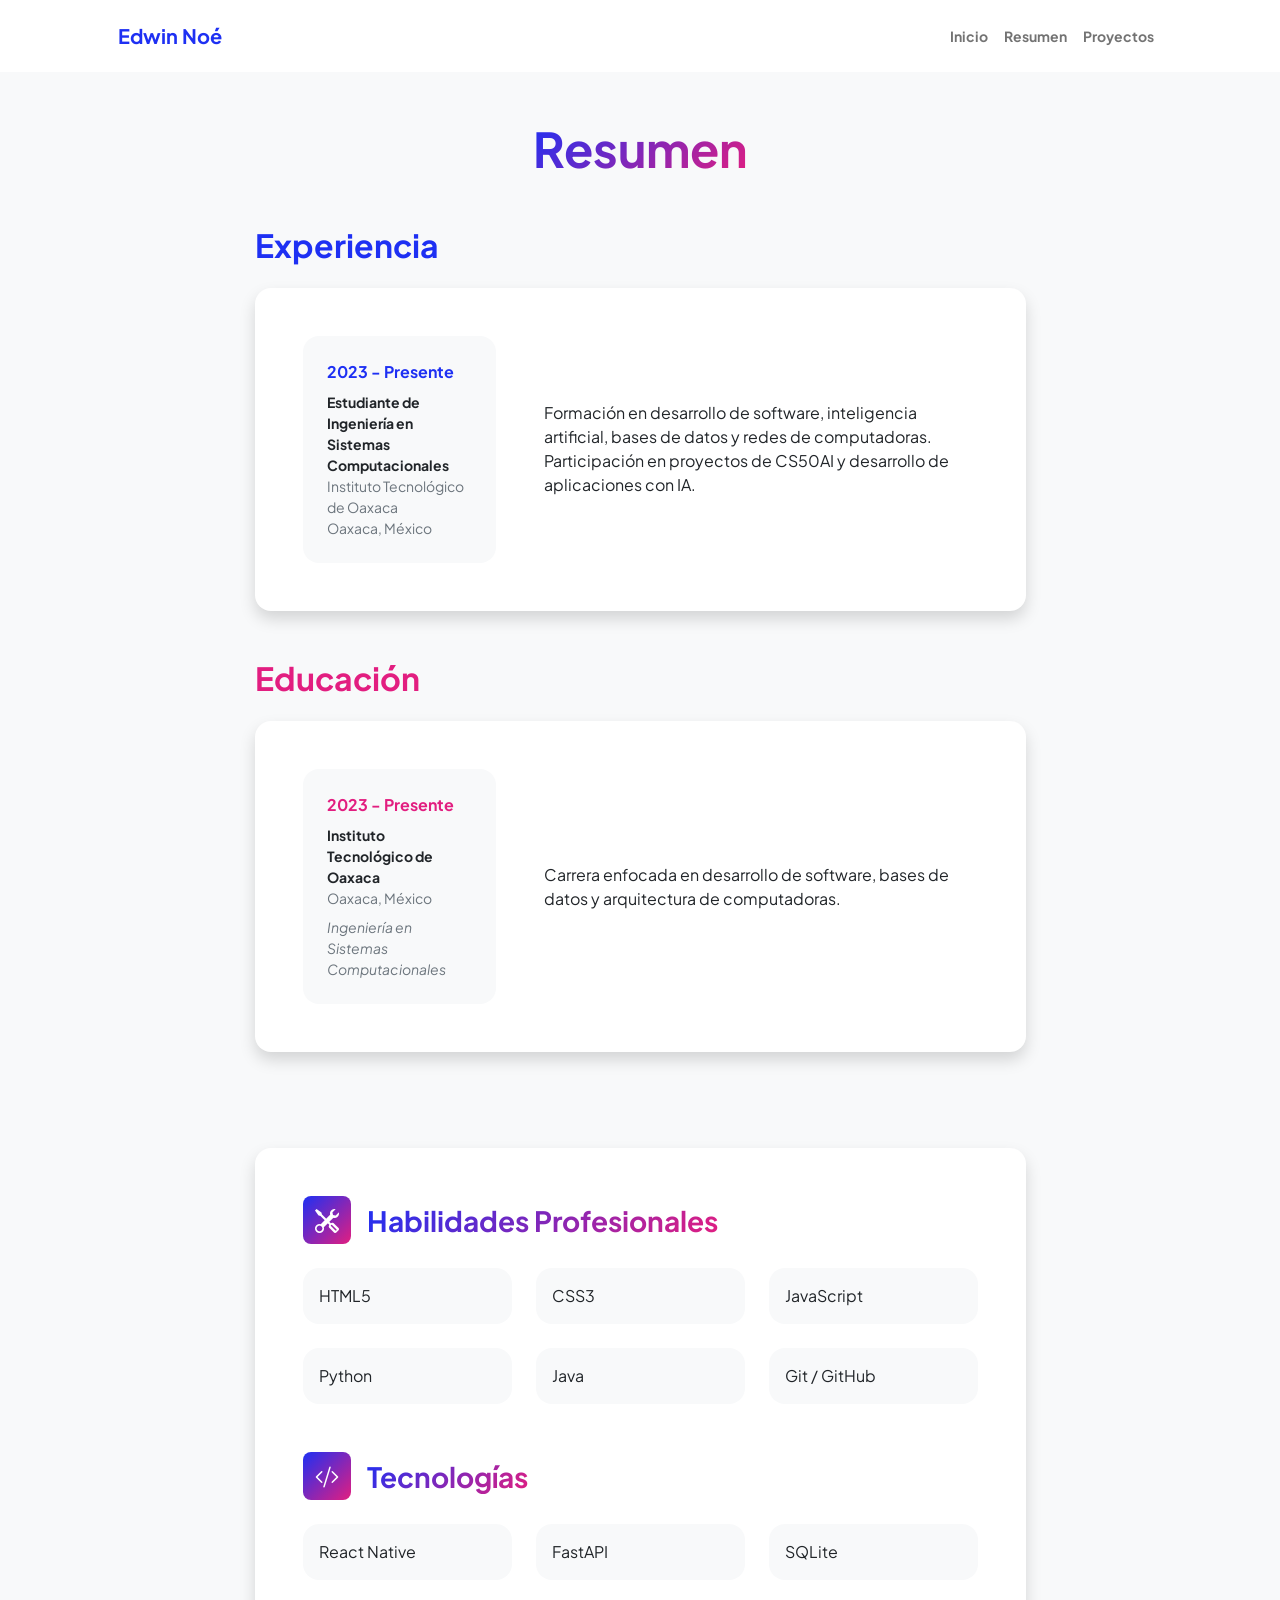
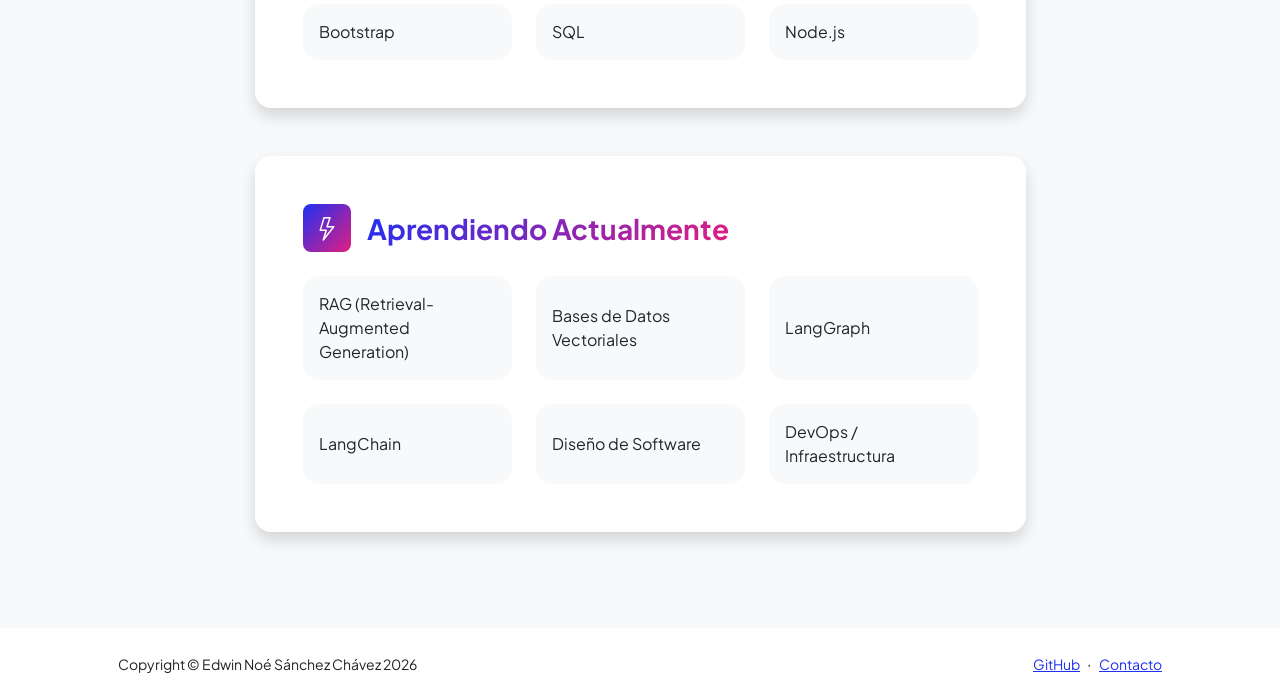
<file: resume.html>
<!DOCTYPE html>
<html lang="es">
    <head>
        <meta charset="utf-8" />
        <meta name="viewport" content="width=device-width, initial-scale=1, shrink-to-fit=no" />
        <meta name="description" content="Resumen profesional de Edwin Noé Sánchez Chávez" />
        <meta name="author" content="Edwin Noé Sánchez Chávez" />
        <title>Edwin Noé | Resumen</title>
        <!-- Favicon-->
        <link rel="icon" type="image/x-icon" href="img/favicon.ico" />
        <!-- Custom Google font-->
        <link rel="preconnect" href="https://fonts.googleapis.com" />
        <link rel="preconnect" href="https://fonts.gstatic.com" crossorigin />
        <link href="https://fonts.googleapis.com/css2?family=Plus+Jakarta+Sans:wght@100;200;300;400;500;600;700;800;900&amp;display=swap" rel="stylesheet" />
        <!-- Bootstrap icons-->
        <link href="https://cdn.jsdelivr.net/npm/bootstrap-icons@1.8.1/font/bootstrap-icons.css" rel="stylesheet" />
        <!-- Core theme CSS (includes Bootstrap)-->
        <link href="css/portafolio.css" rel="stylesheet" />
    </head>
    <body class="d-flex flex-column h-100 bg-light">
        <main class="flex-shrink-0">
            <!-- Navigation-->
            <nav class="navbar navbar-expand-lg navbar-light bg-white py-3">
                <div class="container px-5">
                    <a class="navbar-brand" href="index.html"><span class="fw-bolder text-primary">Edwin Noé</span></a>
                    <button class="navbar-toggler" type="button" data-bs-toggle="collapse" data-bs-target="#navbarSupportedContent" aria-controls="navbarSupportedContent" aria-expanded="false" aria-label="Toggle navigation"><span class="navbar-toggler-icon"></span></button>
                    <div class="collapse navbar-collapse" id="navbarSupportedContent">
                        <ul class="navbar-nav ms-auto mb-2 mb-lg-0 small fw-bolder">
                            <li class="nav-item"><a class="nav-link" href="index.html">Inicio</a></li>
                            <li class="nav-item"><a class="nav-link" href="resume.html">Resumen</a></li>
                            <li class="nav-item"><a class="nav-link" href="projects.html">Proyectos</a></li>
                        </ul>
                    </div>
                </div>
            </nav>
            <!-- Page Content-->
            <div class="container px-5 my-5">
                <div class="text-center mb-5">
                    <h1 class="display-5 fw-bolder mb-0"><span class="text-gradient d-inline">Resumen</span></h1>
                </div>
                <div class="row gx-5 justify-content-center">
                    <div class="col-lg-11 col-xl-9 col-xxl-8">
                        <!-- Experience Section-->
                        <section>
                            <div class="d-flex align-items-center justify-content-between mb-4">
                                <h2 class="text-primary fw-bolder mb-0">Experiencia</h2>
                            </div>
                            <!-- Experience Card 1-->
                            <div class="card shadow border-0 rounded-4 mb-5">
                                <div class="card-body p-5">
                                    <div class="row align-items-center gx-5">
                                        <div class="col text-center text-lg-start mb-4 mb-lg-0">
                                            <div class="bg-light p-4 rounded-4">
                                                <div class="text-primary fw-bolder mb-2">2023 - Presente</div>
                                                <div class="small fw-bolder">Estudiante de Ingeniería en Sistemas Computacionales</div>
                                                <div class="small text-muted">Instituto Tecnológico de Oaxaca</div>
                                                <div class="small text-muted">Oaxaca, México</div>
                                            </div>
                                        </div>
                                        <div class="col-lg-8"><div>Formación en desarrollo de software, inteligencia artificial, bases de datos y redes de computadoras. Participación en proyectos de CS50AI y desarrollo de aplicaciones con IA.</div></div>
                                    </div>
                                </div>
                            </div>
                        </section>
                        <!-- Education Section-->
                        <section>
                            <h2 class="text-secondary fw-bolder mb-4">Educación</h2>
                            <!-- Education Card 1-->
                            <div class="card shadow border-0 rounded-4 mb-5">
                                <div class="card-body p-5">
                                    <div class="row align-items-center gx-5">
                                        <div class="col text-center text-lg-start mb-4 mb-lg-0">
                                            <div class="bg-light p-4 rounded-4">
                                                <div class="text-secondary fw-bolder mb-2">2023 - Presente</div>
                                                <div class="mb-2">
                                                    <div class="small fw-bolder">Instituto Tecnológico de Oaxaca</div>
                                                    <div class="small text-muted">Oaxaca, México</div>
                                                </div>
                                                <div class="fst-italic">
                                                    <div class="small text-muted">Ingeniería en Sistemas Computacionales</div>
                                                </div>
                                            </div>
                                        </div>
                                        <div class="col-lg-8"><div>Carrera enfocada en desarrollo de software, bases de datos y arquitectura de computadoras.</div></div>
                                    </div>
                                </div>
                            </div>
                        </section>
                        <!-- Divider-->
                        <div class="pb-5"></div>
                        <!-- Skills Section-->
                        <section>
                            <!-- Skillset Card-->
                            <div class="card shadow border-0 rounded-4 mb-5">
                                <div class="card-body p-5">
                                    <!-- Professional skills list-->
                                    <div class="mb-5">
                                        <div class="d-flex align-items-center mb-4">
                                            <div class="feature bg-primary bg-gradient-primary-to-secondary text-white rounded-3 me-3"><i class="bi bi-tools"></i></div>
                                            <h3 class="fw-bolder mb-0"><span class="text-gradient d-inline">Habilidades Profesionales</span></h3>
                                        </div>
                                        <div class="row row-cols-1 row-cols-md-3 mb-4">
                                            <div class="col mb-4 mb-md-0"><div class="d-flex align-items-center bg-light rounded-4 p-3 h-100">HTML5</div></div>
                                            <div class="col mb-4 mb-md-0"><div class="d-flex align-items-center bg-light rounded-4 p-3 h-100">CSS3</div></div>
                                            <div class="col"><div class="d-flex align-items-center bg-light rounded-4 p-3 h-100">JavaScript</div></div>
                                        </div>
                                        <div class="row row-cols-1 row-cols-md-3">
                                            <div class="col mb-4 mb-md-0"><div class="d-flex align-items-center bg-light rounded-4 p-3 h-100">Python</div></div>
                                            <div class="col mb-4 mb-md-0"><div class="d-flex align-items-center bg-light rounded-4 p-3 h-100">Java</div></div>
                                            <div class="col"><div class="d-flex align-items-center bg-light rounded-4 p-3 h-100">Git / GitHub</div></div>
                                        </div>
                                    </div>
                                    <!-- Languages list-->
                                    <div class="mb-0">
                                        <div class="d-flex align-items-center mb-4">
                                            <div class="feature bg-primary bg-gradient-primary-to-secondary text-white rounded-3 me-3"><i class="bi bi-code-slash"></i></div>
                                            <h3 class="fw-bolder mb-0"><span class="text-gradient d-inline">Tecnologías</span></h3>
                                        </div>
                                        <div class="row row-cols-1 row-cols-md-3 mb-4">
                                            <div class="col mb-4 mb-md-0"><div class="d-flex align-items-center bg-light rounded-4 p-3 h-100">React Native</div></div>
                                            <div class="col mb-4 mb-md-0"><div class="d-flex align-items-center bg-light rounded-4 p-3 h-100">FastAPI</div></div>
                                            <div class="col"><div class="d-flex align-items-center bg-light rounded-4 p-3 h-100">SQLite</div></div>
                                        </div>
                                        <div class="row row-cols-1 row-cols-md-3">
                                            <div class="col mb-4 mb-md-0"><div class="d-flex align-items-center bg-light rounded-4 p-3 h-100">Bootstrap</div></div>
                                            <div class="col mb-4 mb-md-0"><div class="d-flex align-items-center bg-light rounded-4 p-3 h-100">SQL</div></div>
                                            <div class="col"><div class="d-flex align-items-center bg-light rounded-4 p-3 h-100">Node.js</div></div>
                                        </div>
                                    </div>
                                </div>
                            </div>
                        </section>
                        <!-- Currently Learning Section-->
                        <section>
                            <div class="card shadow border-0 rounded-4 mb-5">
                                <div class="card-body p-5">
                                    <div class="d-flex align-items-center mb-4">
                                        <div class="feature bg-primary bg-gradient-primary-to-secondary text-white rounded-3 me-3"><i class="bi bi-lightning"></i></div>
                                        <h3 class="fw-bolder mb-0"><span class="text-gradient d-inline">Aprendiendo Actualmente</span></h3>
                                    </div>
                                    <div class="row row-cols-1 row-cols-md-3 mb-4">
                                        <div class="col mb-4 mb-md-0"><div class="d-flex align-items-center bg-light rounded-4 p-3 h-100">RAG (Retrieval-Augmented Generation)</div></div>
                                        <div class="col mb-4 mb-md-0"><div class="d-flex align-items-center bg-light rounded-4 p-3 h-100">Bases de Datos Vectoriales</div></div>
                                        <div class="col"><div class="d-flex align-items-center bg-light rounded-4 p-3 h-100">LangGraph</div></div>
                                    </div>
                                    <div class="row row-cols-1 row-cols-md-3">
                                        <div class="col mb-4 mb-md-0"><div class="d-flex align-items-center bg-light rounded-4 p-3 h-100">LangChain</div></div>
                                        <div class="col mb-4 mb-md-0"><div class="d-flex align-items-center bg-light rounded-4 p-3 h-100">Diseño de Software</div></div>
                                        <div class="col"><div class="d-flex align-items-center bg-light rounded-4 p-3 h-100">DevOps / Infraestructura</div></div>
                                    </div>
                                </div>
                            </div>
                        </section>
                    </div>
                </div>
            </div>
        </main>
        <!-- Footer-->
        <footer class="bg-white py-4 mt-auto">
            <div class="container px-5">
                <div class="row align-items-center justify-content-between flex-column flex-sm-row">
                    <div class="col-auto"><div class="small m-0">Copyright &copy; Edwin Noé Sánchez Chávez 2026</div></div>
                    <div class="col-auto">
                        <a class="small" href="https://github.com/noeEdwin" target="_blank">GitHub</a>
                        <span class="mx-1">&middot;</span>
                        <a class="small" href="contact.html">Contacto</a>
                    </div>
                </div>
            </div>
        </footer>
        <!-- Bootstrap core JS-->
        <script src="https://cdn.jsdelivr.net/npm/bootstrap@5.2.3/dist/js/bootstrap.bundle.min.js"></script>
        <!-- Core theme JS-->
        <script src="js/portafolio.js"></script>
    </body>
</html>
</file>
